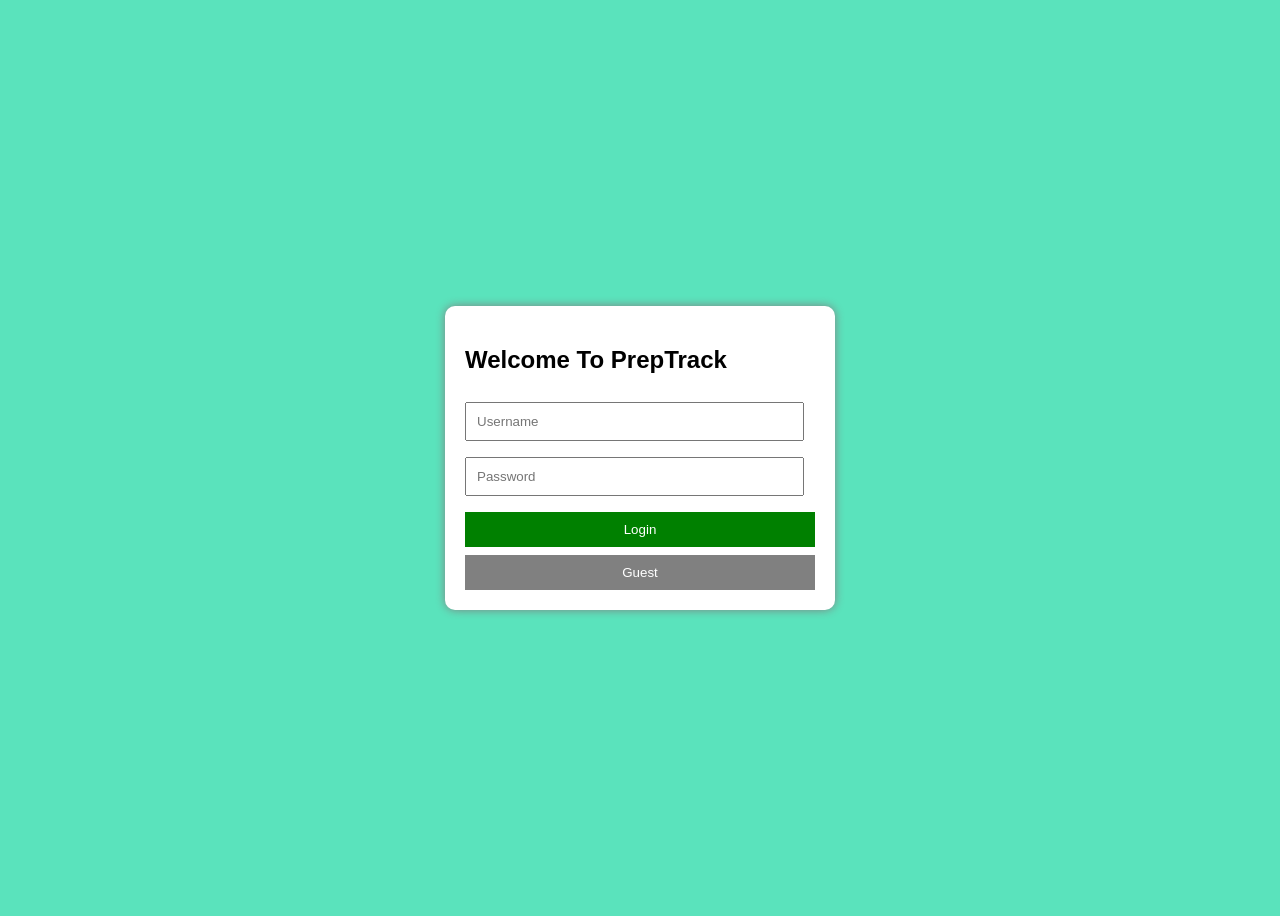
<file: index.html>
<!DOCTYPE html>
<html>
<head>
  <title>Login Page</title>
  <link rel="stylesheet" href="login.css">
</head>
<body>

<div class="box">
  <h2>Welcome To PrepTrack</h2> 

  <input type="text" id="user" placeholder="Username">
  <input type="password" id="pass" placeholder="Password">

  <button class="login-btn" onclick="login()">Login</button>

  <button class="open-btn" onclick="Guest()">Guest</button>
</div>

<script src="./script.js"></script>
</body>
</html>
</file>
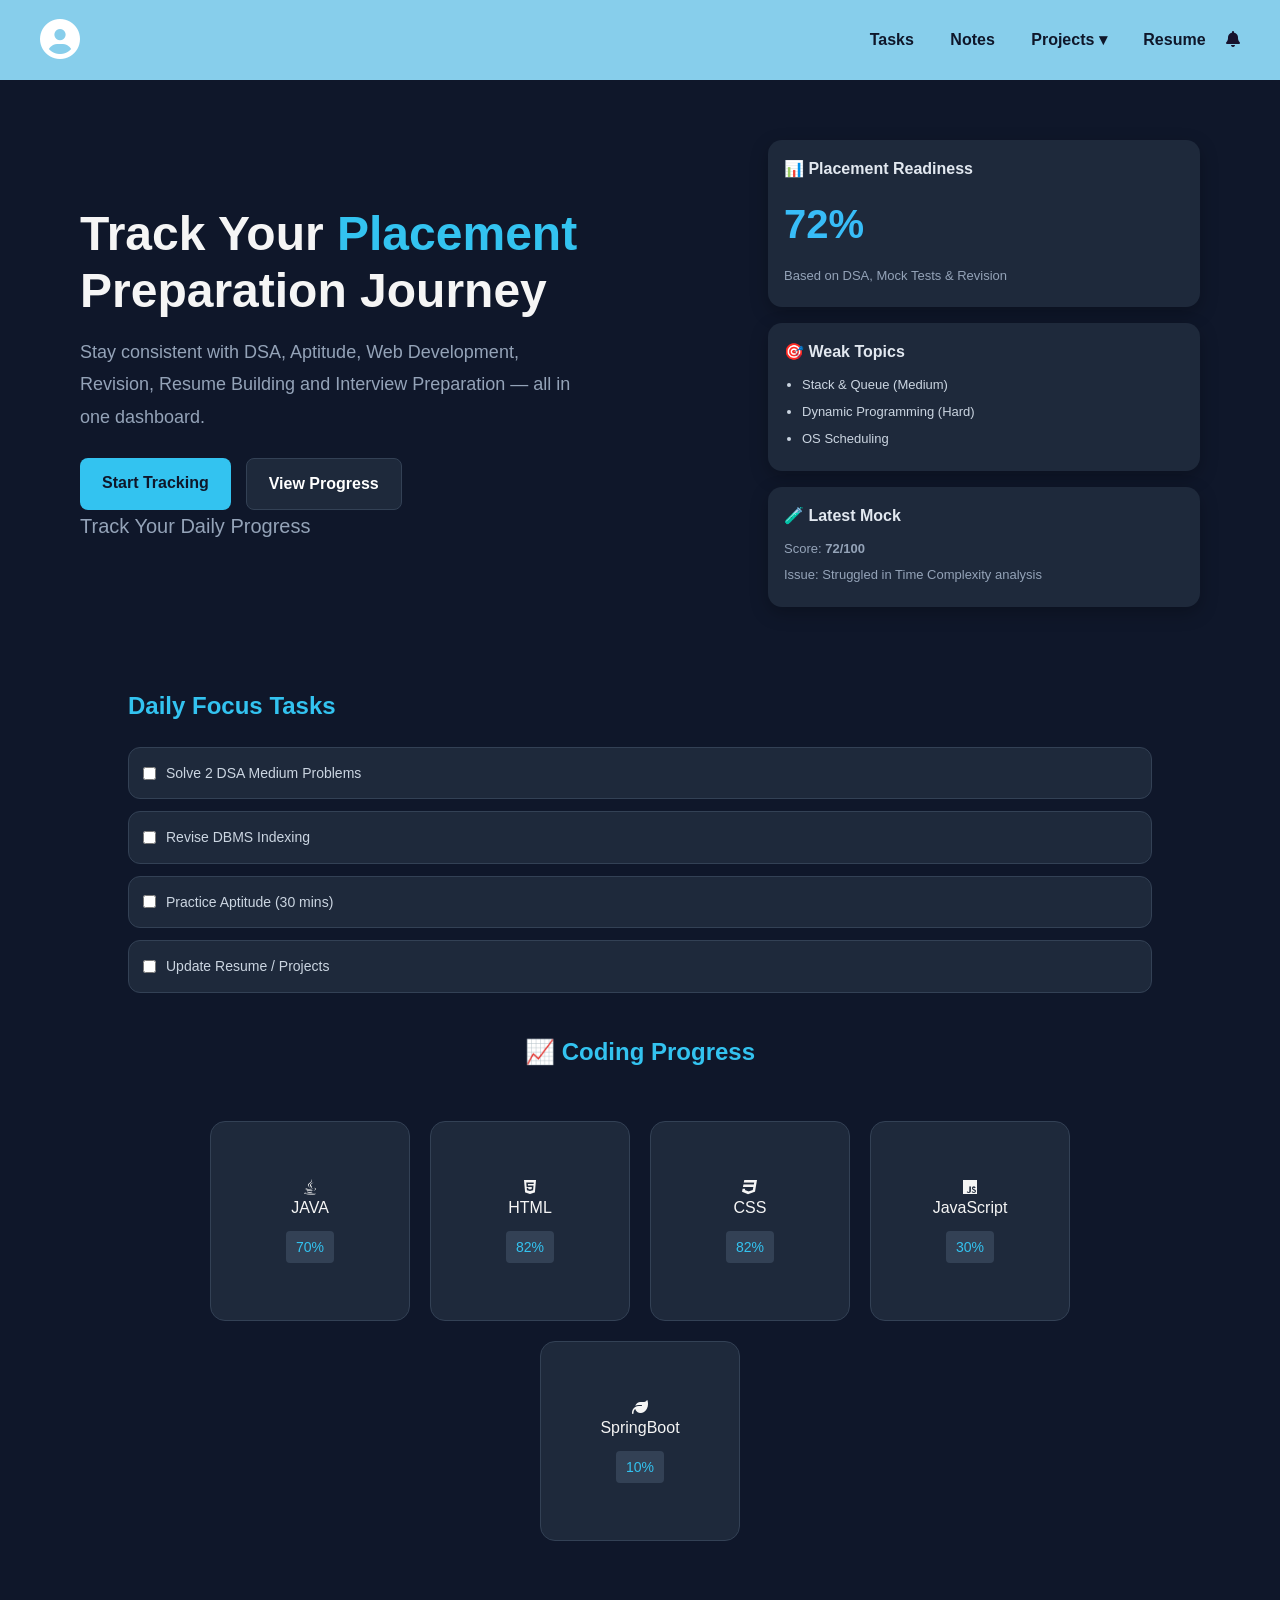
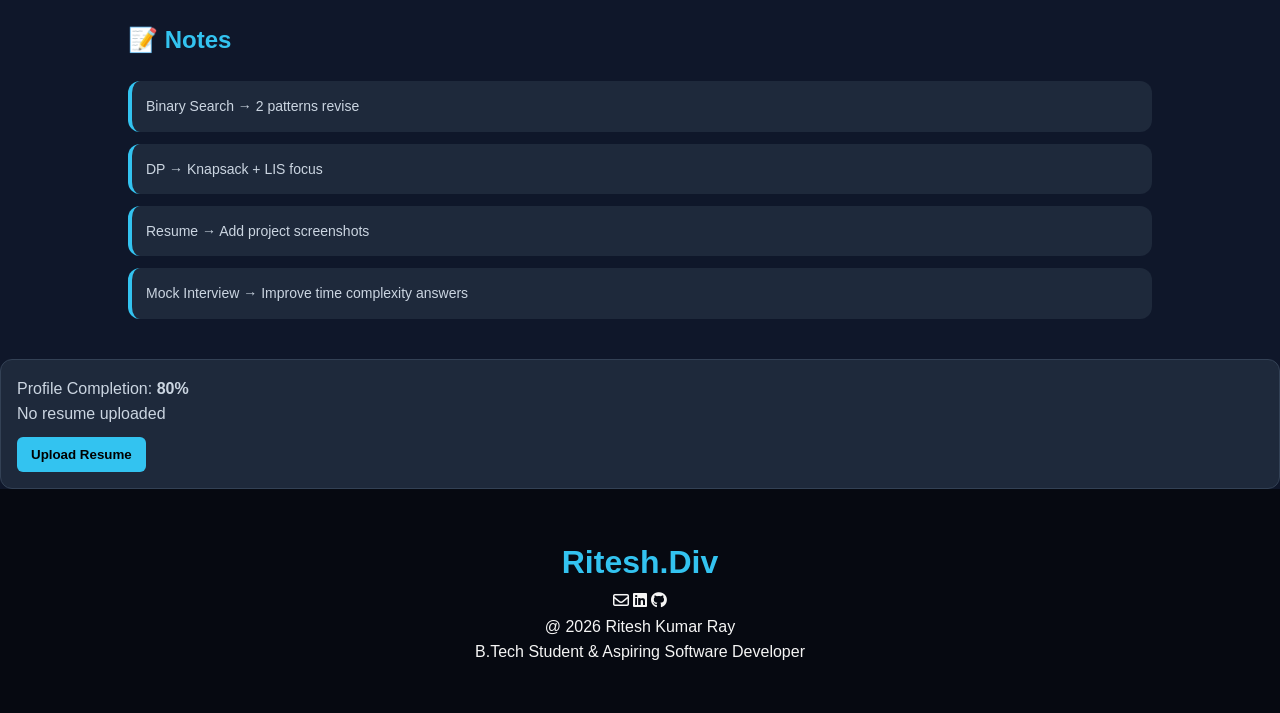
<file: home.html>
<!DOCTYPE html><!DOCTYPE html>
<html lang="en">
<head>
  <meta charset="UTF-8">
  <meta name="viewport" content="width=device-width, initial-scale=1.0">
  <title>PrepTrack</title>
  <link rel="stylesheet" href="style.css">
  <link rel="stylesheet" href="https://cdnjs.cloudflare.com/ajax/libs/font-awesome/6.5.0/css/all.min.css">
</head>
<body>
  <header class="main">
        <div class="profile" onclick="openSidebar()">
        <i class="fa-solid fa-circle-user"></i>
        </div>
      <nav class="nav-container">
        <a href="#Tasks" class="btn">Tasks</a>
        <a href="#Notes" class="btn">Notes</a>
        <div class="dropdown">
            <a href="#projects" class="btn dropdown-btn">Projects ▾</a>
            <div class="dropdown-content">
                <a href="https://ritesh-620.github.io/personalportfolio/" target="_blank">My Portfolio Website</a>
                <a href="#home">PrepTrack</a>
            </div>
        </div>
        <a href="#Resume" class="btn">Resume</a>
       <i class="fa-solid fa-bell" style="color: rgb(22, 18, 45);"></i>
    </nav>
  </header>
  
  <section id="home" class="main-container">
        <div class="LEFT"> 
            <h1 class="intro">
                Track Your <span class="intro1">Placement</span><br>
                Preparation Journey
            </h1>

            <p class="hero-description">
                Stay consistent with DSA, Aptitude, Web Development,
                Revision, Resume Building and Interview Preparation —
                all in one dashboard.
            </p>

            <div class="hero-buttons">
                <a href="#Tasks" class="hero-btn">Start Tracking</a>
                <a href="#Progress" class="hero-btn secondary-btn">View Progress</a>
            </div>
            <h2 class="text1">
                <span>Track Your Daily Progress</span>
            </h2>
        </div>

        <div class="right-panel">
            <div class="card">
                <h3>📊 Placement Readiness</h3>
                <div class="big-score">72%</div>
                <p>Based on DSA, Mock Tests & Revision</p>
            </div>
            <div class="card">
            <h3>🎯 Weak Topics</h3>
            <ul>
                <li>Stack & Queue (Medium)</li>
                <li>Dynamic Programming (Hard)</li>
                <li>OS Scheduling</li>
            </ul>
            </div>
            <div class="card">
                <h3>🧪 Latest Mock</h3>
                <p>Score: <b>72/100</b></p>
                <p>Issue: Struggled in Time Complexity analysis</p>
            </div>
        </div>
   </section>

    <div class="Tasks" id="Tasks">

        <h2>Daily Focus Tasks</h2>

        <div class="task-card">
            <input type="checkbox" id="t1">
            <label for="t1">Solve 2 DSA Medium Problems</label>
        </div>

        <div class="task-card">
            <input type="checkbox" id="t2">
            <label for="t2">Revise DBMS Indexing</label>
        </div>

        <div class="task-card">
            <input type="checkbox" id="t3">
            <label for="t3">Practice Aptitude (30 mins)</label>
        </div>

        <div class="task-card">
            <input type="checkbox" id="t4">
            <label for="t4">Update Resume / Projects</label>
        </div>

    </div>

    <div class="Progress" id="Progress">
        <h2>📈 Coding Progress</h2>
        <div class="Coding-Progress">
           <div class="Java">
                <i class="fa-brands fa-java"></i>
                <p>JAVA</p>
                <div class="Progress-bar">70%</div>
            </div>
            <div class="Html">
                <i class="fa-brands fa-html5"></i>
                <p>HTML</p>
                <div class="Progress-bar">82%</div>
            </div>
            <div class="Css">
                <i class="fa-brands fa-css3"></i>
                 <p>CSS</p>
                <div class="Progress-bar">82%</div>
            </div>
            <div class="javascript">
                <i class="fa-brands fa-js"></i>
                <p>JavaScript</p>
                 <div class="Progress-bar">30%</div>
            </div>
            <div class="springboot">
                <i class="fa-solid fa-leaf"></i>
                <p>SpringBoot</p>
                <div class="Progress-bar">10%</div>
            </div>
        </div>
    </div>
    
    <div class="Notes" id="Notes">
        <h2>📝 Notes</h2>

        <div class="note-card">Binary Search → 2 patterns revise</div>
        <div class="note-card">DP → Knapsack + LIS focus</div>
        <div class="note-card">Resume → Add project screenshots</div>
        <div class="note-card">Mock Interview → Improve time complexity answers</div>
    </div>

    <div class="resume-card" id="Resume">
        <p>Profile Completion: <b>80%</b></p>
        <p id="resume-status">No resume uploaded</p>

        <input type="file" id="resumeUpload" accept="application/pdf" hidden>

        <button id="resumeBtn" onclick="handleResumeClick()">
            Upload Resume
        </button>
    </div>

    <footer class="footer-section">
        <div class="foot-sec1">
            <a ><h1>Ritesh.Div</h1></a>
        </div>
        <div class="foot-sec2">
            <a><i class="fa-regular fa-envelope"></i></a>
            <a><i class="fa-brands fa-linkedin"></i></a>
            <a><i class="fa-brands fa-github"></i></a>
        </div>
    <div class="foot-sec3">
        <p>@ 2026 Ritesh Kumar Ray</p>
        <p>B.Tech Student & Aspiring Software Developer</p>
    </div>
    </footer>

    <div id="sidebar" class="sidebar">
        <div class="profile">
            <i class="fa-solid fa-circle-user"></i>
            </div>
        <h3>Profile</h3>

        <button onclick="logout()">Logout
        <i class="fa-solid fa-right-from-bracket"></i>
        </button>

    </div>

  <div id="overlay" onclick="closeSidebar()"></div>
  <script src="app.js"></script>
</body>
</html>
</file>
<file: login.css>
body {
    font-family: Arial;
    display: flex;
    justify-content: center;
    align-items: center;
    height: 100vh;
    background: #5ae3bc;
}

.box {
    background: white;
    padding: 20px;
    width: 350px;
    border-radius: 10px;
    box-shadow: 0 0 10px gray;
}

input {
    width: 90%;
    padding: 10px;
    margin: 8px 0;
}

button {
    width: 100%;
    padding: 10px;
    margin-top: 8px;
    cursor: pointer;
}

.login-btn {
    background: green;
    color: white;
    border: none;
}

.open-btn {
    background: gray;
    color: white;
    border: none;
}
</file>
<file: style.css>
* {
    margin: 0;
    padding: 0;
    box-sizing: border-box;
}

body {
    background-color: #0F172A;
    color: whitesmoke;
    font-family: 'Inter', sans-serif;
    line-height: 1.6;
   
}
.main {
    background-color: skyblue;
    height: 80px;
    display: flex;
    justify-content: space-between;
    align-items: center;
    padding: 0 40px;
}
.profile i{
  color:white;
  font-size:  40px;
}

.btn {
    padding: 8px 16px;
    font-size: 16px;
    font-weight: bold;
    text-decoration: none;
    color: #0F172A; 
    border-radius: 4px;
    transition: background-color 0.3s, color 0.3s;
}

.btn:hover {
    background-color: rgba(15, 23, 42, 0.15);
    color: #000000;
}
.dropdown {
    position: relative;
    display: inline-block;
}
.dropdown-content {
    display: none;
    position: absolute;
    background-color: #1E293B; 
    min-width: 200px;
    box-shadow: 0px 8px 16px 0px rgba(0,0,0,0.4);
    border: 1px solid #334155;
    border-radius: 6px;
    z-index: 100;
    margin-top: 5px;
    overflow: hidden;
}

.dropdown-content a {
    color: #E2E8F0;
    padding: 12px 16px;
    text-emphasis-style: none;
    text-decoration: none;
    display: block;
    font-size: 14px;
    font-weight: 500;
    transition: background-color 0.2s, color 0.2s;
}

.dropdown-content a:hover {
    background-color: #334155;
    color: #33C3F0; 
}
.dropdown:hover .dropdown-content {
    display: block;
}

.dropdown:hover .dropdown-btn {
    background-color: rgba(15, 23, 42, 0.1);
}
.main-container {
    display: grid;
    grid-template-columns: 1.2fr 0.8fr; 
    width: 100%;
    max-width: 1200px;
    margin: 0 auto;
    padding: 60px 40px 40px 40px;
    align-items: center;
    gap: 40px;
}

.intro {
    font-size: 48px;
    line-height: 1.2;
    margin-bottom: 16px;
}

.intro1 {
    color: #33C3F0;
}

.text1 {
    font-size: 20px;
    color: #94A3B8;
    font-weight: 400;
}
.hero-description{
    color:#94A3B8;
    font-size:18px;
    margin-top:15px;
    max-width:500px;
    line-height:1.8;
}

.hero-buttons{
    margin-top:25px;
    display:flex;
    gap:15px;
}

.hero-btn{
    padding:12px 22px;
    background:#33C3F0;
    color:#0F172A;
    text-decoration:none;
    border-radius:8px;
    font-weight:600;
    transition:0.3s;
}

.hero-btn:hover{
    transform:translateY(-3px);
}

.secondary-btn{
    background:#1E293B;
    color:white;
    border:1px solid #334155;
}

.right-panel {
  display: flex;
  flex-direction: column;
  gap: 16px;
}

.card {
  background: #1e293b;
  color: white;
  padding: 16px;
  border-radius: 14px;
  box-shadow: 0 6px 18px rgba(0,0,0,0.25);
  transition: 0.2s ease;
}

.card:hover {
  transform: translateY(-3px);
}
.card h3 {
  font-size: 16px;
  margin-bottom: 10px;
  color: #e2e8f0;
}
.big-score {
  font-size: 40px;
  font-weight: bold;
  color: #38bdf8;
  margin: 10px 0;
}
.card p {
  font-size: 13px;
  color: #94a3b8;
  margin: 5px 0;
}
.card ul {
  padding-left: 18px;
}

.card li {
  font-size: 13px;
  margin-bottom: 6px;
  color: #cbd5e1;
}
.Tasks {
  display: flex;
  flex-direction: column;
  gap: 12px;
  padding: 40px 10%;
}

.Tasks h2 {
  color: #33C3F0;
  margin-bottom: 10px;
}

.task-card {
  background: #1E293B;
  padding: 14px;
  border-radius: 12px;
  display: flex;
  align-items: center;
  gap: 10px;
  border: 1px solid #334155;
}

.task-card label {
  color: #cbd5e1;
  font-size: 14px;
}

input[type="checkbox"]:checked + label {
  text-decoration: line-through;
  color: gray;
}
.Coding-Progress{
    display: flex;
    flex-wrap: wrap;
    justify-content: center;
    gap: 20px;
    padding: 40px 10%;
}
.Java,.Html,.Css,.javascript,.springboot{
    height: 200px;
    width: 200px;
    background-color: #1E293B;
    border: 1px solid #334155;
    border-radius: 15px;
    display: flex;
    flex-direction: column;
    justify-content: center;
    align-items: center;
}
.Progress-bar{
    margin-top: 10px;
    padding: 5px 10px;
    background-color: #334155;
    color: #33C3F0;
    border-radius: 4px;
    font-size: 14px;
    font-weight: 500;
}
.Progress h2{
    color: #33C3F0;
    margin-bottom: 10px;
    text-align: center;
}
.Notes {
  padding: 40px 10%;
  display: flex;
  flex-direction: column;
  gap: 12px;
}
.Notes h2 {
  color: #33C3F0;
  margin-bottom: 10px;
}

.note-card {
  background: #1E293B;
  padding: 14px;
  border-radius: 12px;
  border-left: 4px solid #33C3F0;
  color: #cbd5e1;
  font-size: 14px;
}
.Resume {
  padding: 40px 10%;
}

.resume-card {
  background: #1E293B;
  padding: 16px;
  border-radius: 12px;
  color: #cbd5e1;
  border: 1px solid #334155;
}

.resume-card button {
  margin-top: 10px;
  padding: 10px 14px;
  background: #33C3F0;
  border: none;
  border-radius: 6px;
  cursor: pointer;
  font-weight: bold;
}

.resume-card button:hover {
  background: #22b0dd;
}

@media (max-width: 768px) {
    .main {
        padding: 0 15px;
    }
    .nav-container {
        display: flex;
        gap: 5px;
    }
    .btn {
        padding: 6px 10px;
        font-size: 13px;
    }
    .dropdown-content {
        min-width: 130px;
    }
    .main-container {
        grid-template-columns: 1fr;
        padding: 30px 20px;
        gap: 20px;
    }
    .intro {
        font-size: 32px;
    }
    .activity-card {
        margin: 20px;
        padding: 15px;
    }
    .Tasks, .Coding-Progress, .Notes, .Resume {
        padding: 20px 5%;
    }
}

.footer-section{
    background-color: #00000099;
    padding: 48px 16px;
    justify-content: center;
    align-items: center;
    flex-direction: column;
    text-align: center;
}
.foot-sec1 h1{
    color: #33C3F0;
}
.foot-sec2 a{
  gap: 10px;
}

.sidebar{
  position:fixed;
  top:0;
  left:-250px;
  width:250px;
  height:100%;
  background:#1E293B;
  color:white;
  padding:20px;
  transition:0.3s;
  z-index:1000;
}

.sidebar.active{
  left:0;
}

#overlay{
  position:fixed;
  top:0;
  left:0;
  width:100%;
  height:100%;
  background:rgba(0,0,0,0.5);
  display:none;
  z-index:999;
}

#overlay.active{
  display:block;
}
</file>
